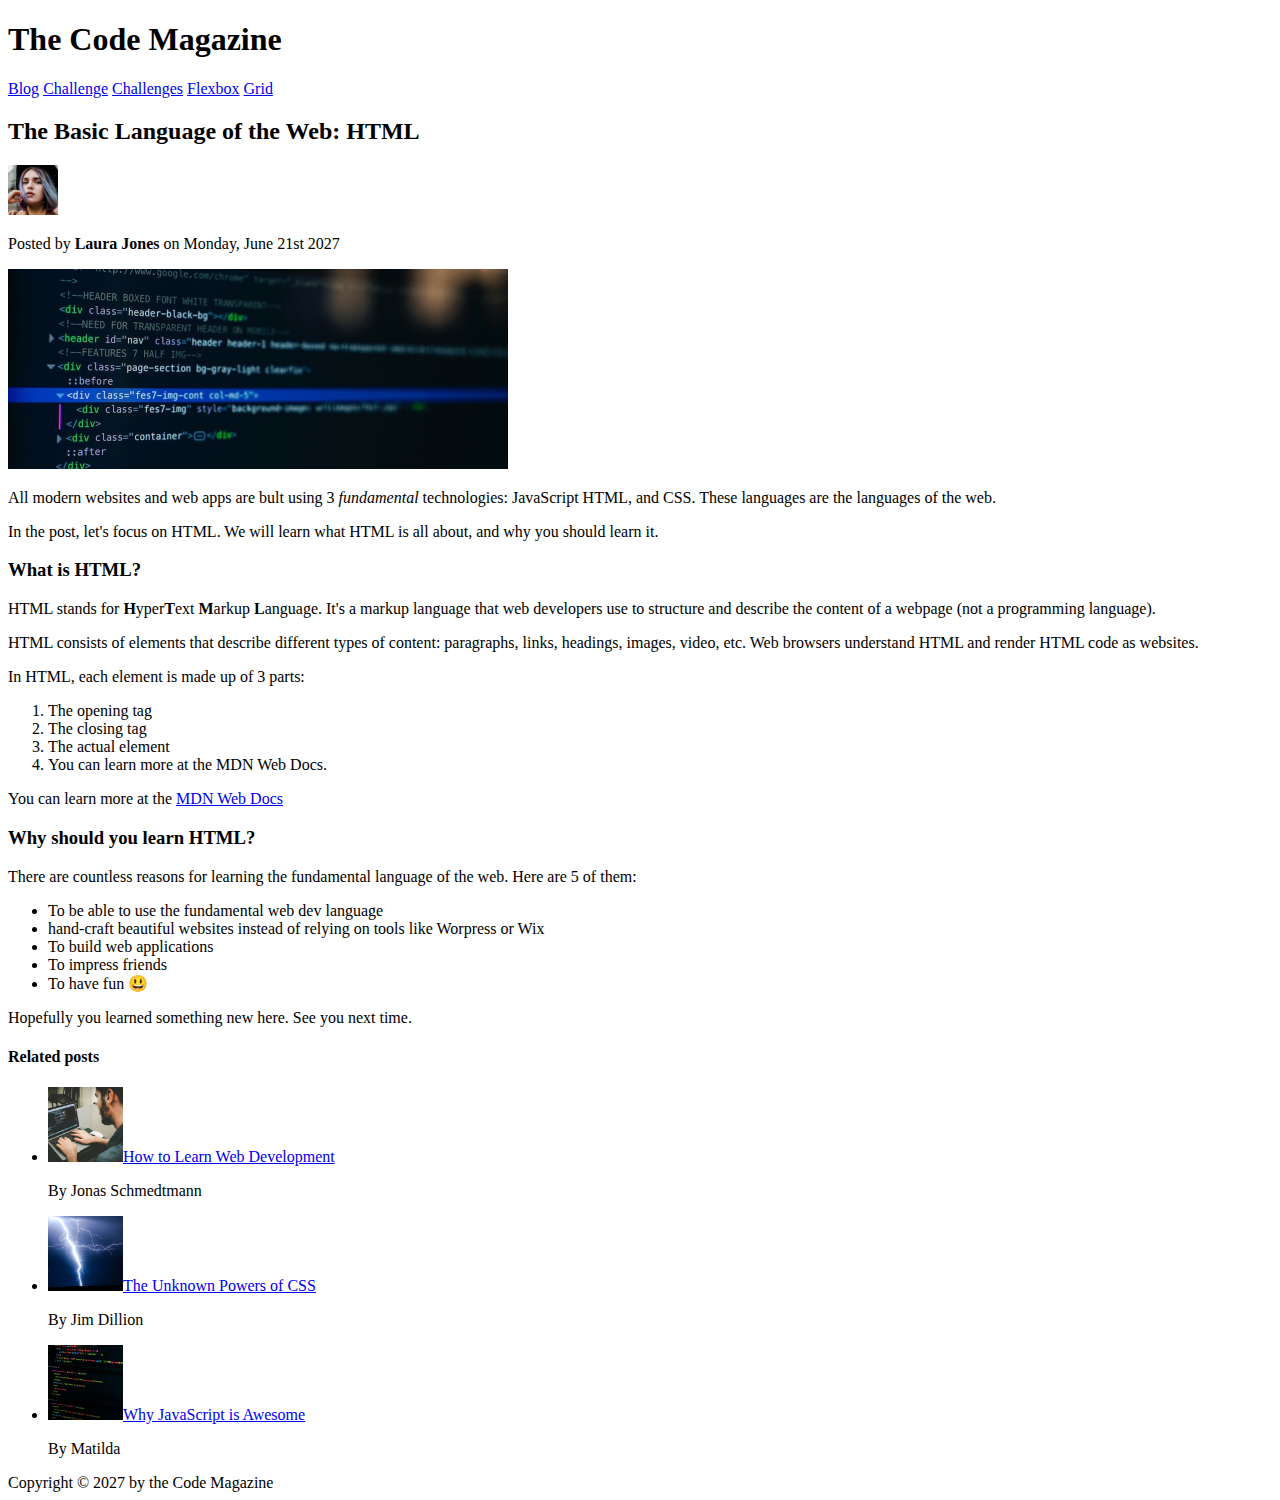
<file: 02-HTML-Fundamentals/index.html>
<!DOCTYPE html>
<html lang="en">
  <head>
    <meta charset="UTF-8" />
    <!--Meta charset: Meta/character set is UTF 8 which is all of the simple characters we use in the english language.-->
    <meta http-equiv="X-UA-Compatible" content="IE=edge" />
    <meta name="viewport" content="width=device-width, initial-scale=1.0" />
    <title>HTML&CSS Course</title>
  </head>
  <body>
    <header>
      <h1>The Code Magazine</h1>

      <nav>
        <a href="blog.html">Blog</a>
        <a href="challenge.html">Challenge</a>
        <a href="#">Challenges</a>
        <a href="#">Flexbox</a>
        <a href="#">Grid</a>
      </nav>
    </header>
    <article>
      <header>
        <h2>The Basic Language of the Web: HTML</h2>
        <img
          src="img/laura-jones.jpg"
          alt="headshot of Laura Jones"
          height="50"
          width="50"
        />
        <p>Posted by <strong>Laura Jones</strong> on Monday, June 21st 2027</p>
        <img
          src="img/post-img.jpg"
          alt="HTML code on a screen"
          width="500"
          height="200"
        />
      </header>
      <p>
        All modern websites and web apps are bult using 3
        <em>fundamental</em> technologies: JavaScript HTML, and CSS. These
        languages are the languages of the web.
      </p>
      <p>
        In the post, let's focus on HTML. We will learn what HTML is all about,
        and why you should learn it.
      </p>
      <h3>What is HTML?</h3>
      <p>
        HTML stands for <strong>H</strong>yper<strong>T</strong>ext
        <strong>M</strong>arkup <strong> L</strong>anguage. It's a markup
        language that web developers use to structure and describe the content
        of a webpage (not a programming language).
      </p>
      <p>
        HTML consists of elements that describe different types of content:
        paragraphs, links, headings, images, video, etc. Web browsers understand
        HTML and render HTML code as websites.
      </p>

      <p>In HTML, each element is made up of 3 parts:</p>

      <ol>
        <li>The opening tag</li>
        <li>The closing tag</li>
        <li>The actual element</li>
        <li>You can learn more at the MDN Web Docs.</li>
      </ol>
      <p>
        You can learn more at the
        <a
          href="https://developer.mozilla.org/en-US/docs/Web/HTML"
          target="_blank"
          >MDN Web Docs</a
        >
      </p>
      <h3>Why should you learn HTML?</h3>
      <p>
        There are countless reasons for learning the fundamental language of the
        web. Here are 5 of them:
      </p>
      <ul>
        <li>To be able to use the fundamental web dev language</li>
        <li>
          hand-craft beautiful websites instead of relying on tools like
          Worpress or Wix
        </li>
        <li>To build web applications</li>
        <li>To impress friends</li>
        <li>To have fun 😃</li>
      </ul>
      <p>Hopefully you learned something new here. See you next time.</p>
    </article>
    <aside>
      <h4>Related posts</h4>
      <ul>
        <li>
          <img
            src="img/related-1.jpg"
            alt="related image 1"
            height="75"
            width="75"
          /><a href="#">How to Learn Web Development</a>
        </li>
        <p>By Jonas Schmedtmann</p>
        <li>
          <img
            src="img/related-2.jpg"
            alt="related image 2"
            height="75"
            width="75"
          /><a href="#">The Unknown Powers of CSS</a>
        </li>
        <p>By Jim Dillion</p>
        <li>
          <img
            src="img/related-3.jpg"
            alt="related image 3"
            height="75"
            width="75"
          /><a href="#">Why JavaScript is Awesome</a>
        </li>
        <p>By Matilda</p>
      </ul>
    </aside>

    <footer>Copyright &copy; 2027 by the Code Magazine</footer>
  </body>
</html>
</file>
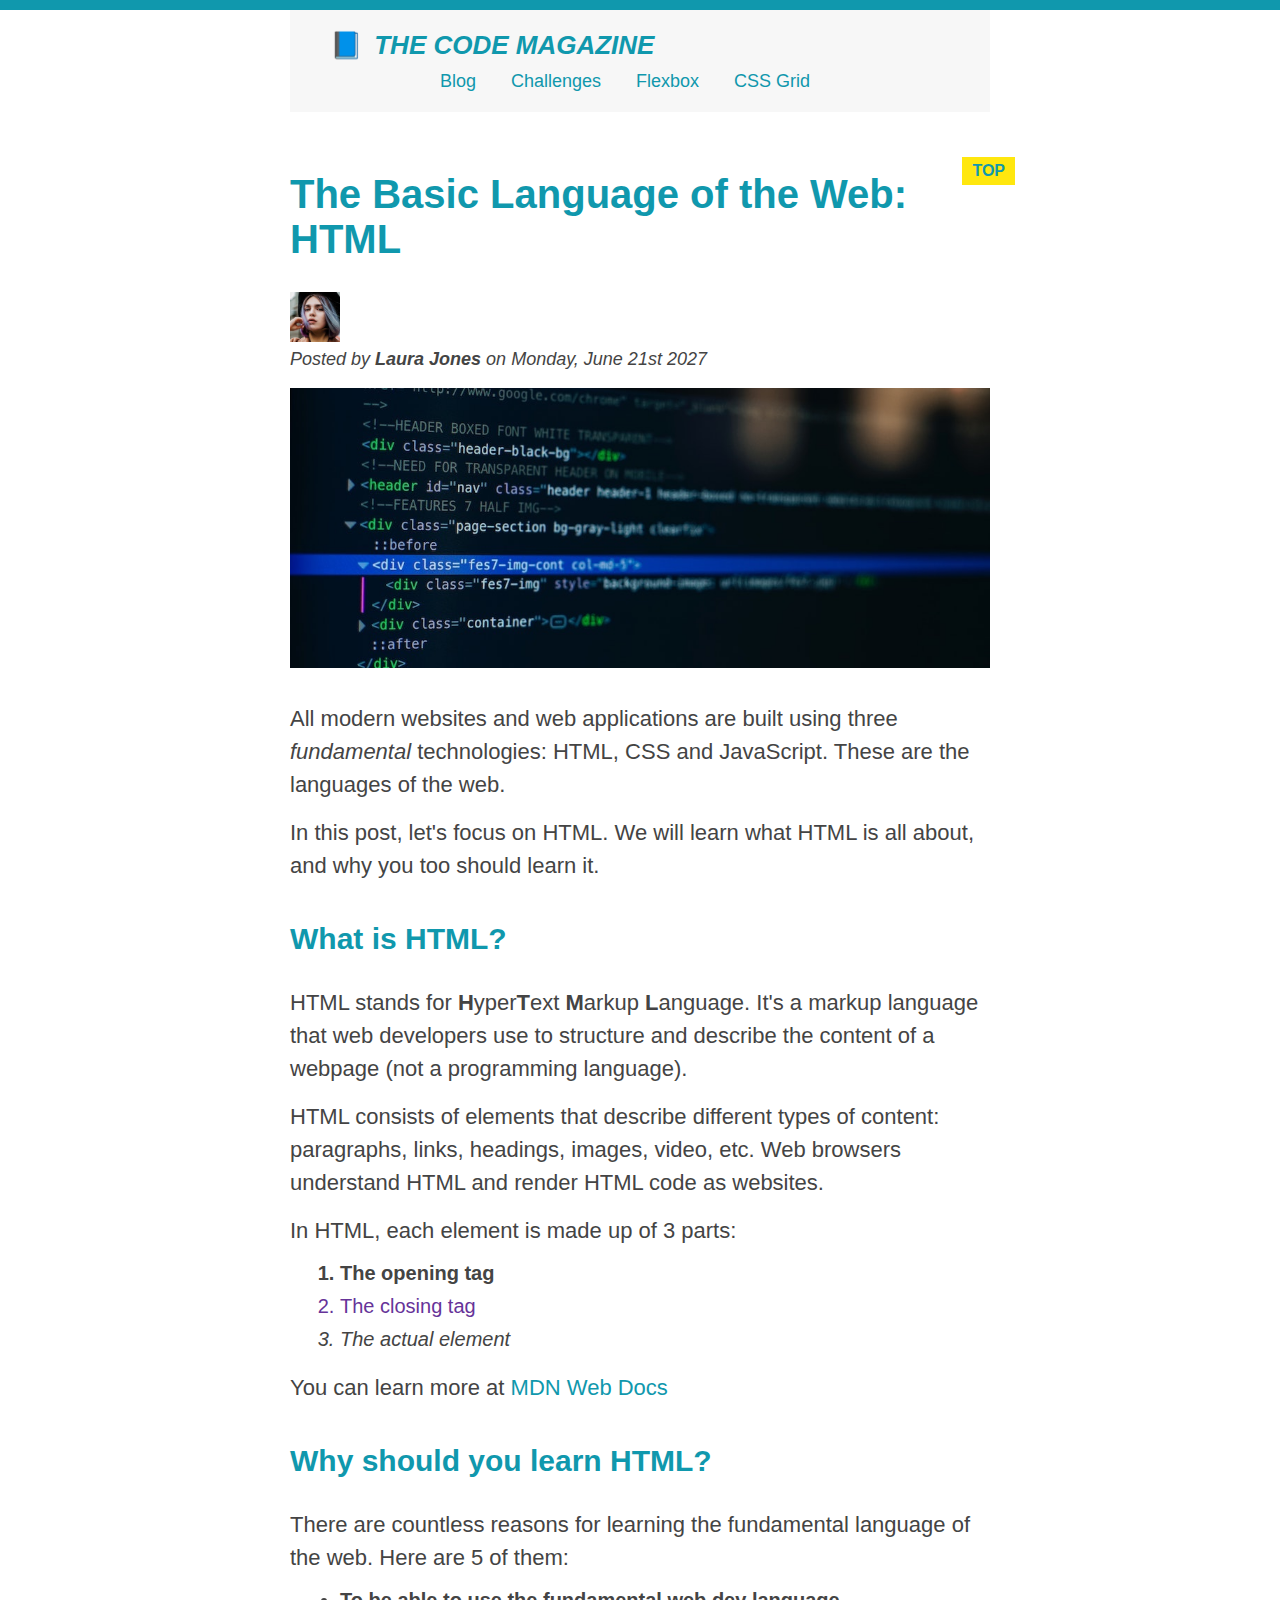
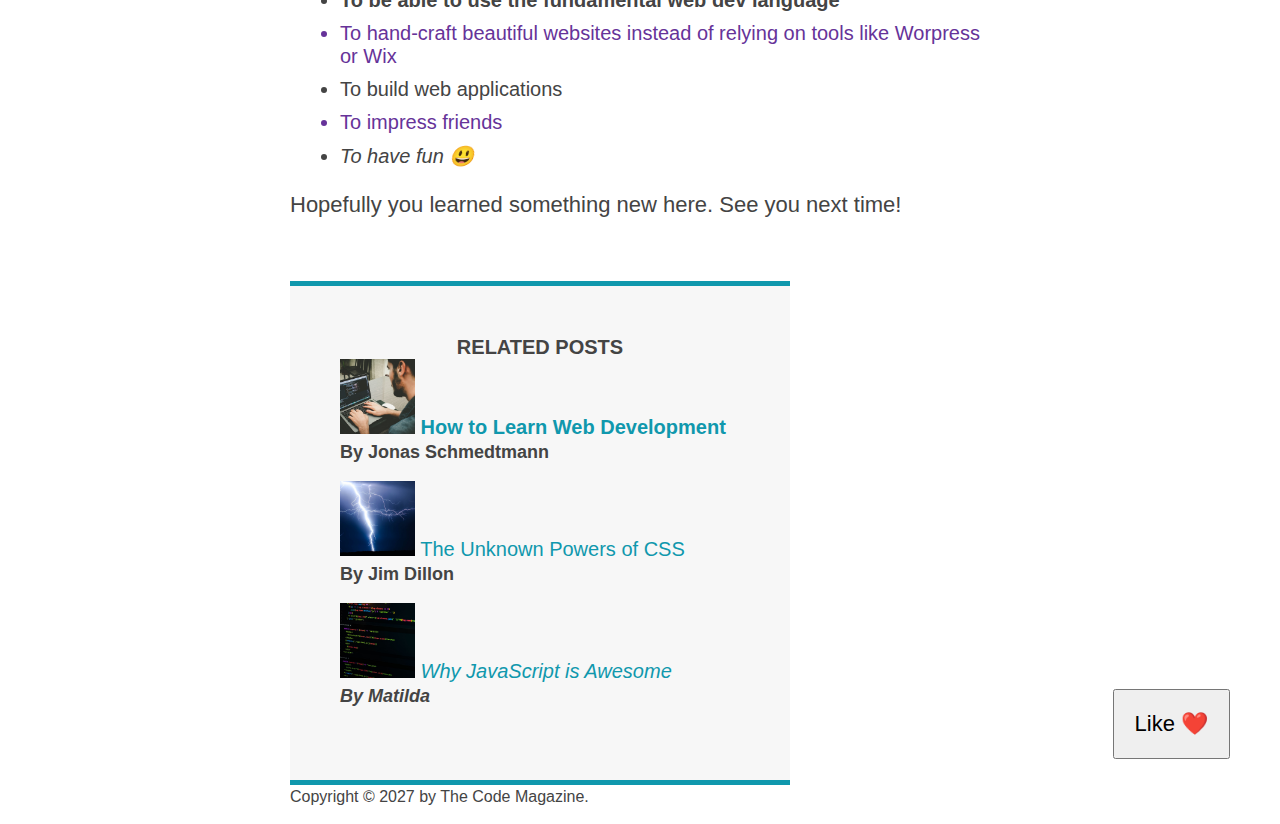
<file: 03-CSS-Fundamentals/index.html>
<!DOCTYPE html>
<html lang="en">
  <head>
    <meta charset="UTF-8" />
    <title>The Basic Language of the Web: HTML</title>
  </head>
  <link href="style.css" rel="stylesheet" />
  <body>
    <!--
    <h1>The Basic Language of the Web: HTML</h1>
    <h2>The Basic Language of the Web: HTML</h2>
    <h3>The Basic Language of the Web: HTML</h3>
    <h4>The Basic Language of the Web: HTML</h4>
    <h5>The Basic Language of the Web: HTML</h5>
    <h6>The Basic Language of the Web: HTML</h6>
    -->
    <div class="container">
      <header class="mainHeader">
        <h1>📘 The Code Magazine</h1>

        <nav>
          <a href="blog.html">Blog</a>
          <a href="#">Challenges</a>
          <a href="#">Flexbox</a>
          <a href="#">CSS Grid</a>
        </nav>
        <button>Like ❤️</button>
      </header>

      <article>
        <header class="postHeader">
          <h2>The Basic Language of the Web: HTML</h2>

          <img
            src="img/laura-jones.jpg"
            alt="Headshot of Laura Jones"
            height="50"
            width="50"
          />

          <p id="author">
            Posted by <strong>Laura Jones</strong> on Monday, June 21st 2027
          </p>

          <img
            class="post-img"
            src="img/post-img.jpg"
            alt="HTML code on a screen"
            width="500"
            height="200"
          />
        </header>

        <p>
          All modern websites and web applications are built using three
          <em>fundamental</em>
          technologies: HTML, CSS and JavaScript. These are the languages of the
          web.
        </p>

        <p>
          In this post, let's focus on HTML. We will learn what HTML is all
          about, and why you too should learn it.
        </p>

        <h3>What is HTML?</h3>
        <p>
          HTML stands for <strong>H</strong>yper<strong>T</strong>ext
          <strong>M</strong>arkup <strong>L</strong>anguage. It's a markup
          language that web developers use to structure and describe the content
          of a webpage (not a programming language).
        </p>
        <p>
          HTML consists of elements that describe different types of content:
          paragraphs, links, headings, images, video, etc. Web browsers
          understand HTML and render HTML code as websites.
        </p>
        <p>In HTML, each element is made up of 3 parts:</p>

        <ol>
          <li>The opening tag</li>
          <li>The closing tag</li>
          <li>The actual element</li>
        </ol>

        <p>
          You can learn more at
          <a
            href="https://developer.mozilla.org/en-US/docs/Web/HTML"
            target="_blank"
            >MDN Web Docs</a
          >
        </p>

        <h3>Why should you learn HTML?</h3>

        <p>
          There are countless reasons for learning the fundamental language of
          the web. Here are 5 of them:
        </p>

        <ul>
          <li>To be able to use the fundamental web dev language</li>
          <li>
            To hand-craft beautiful websites instead of relying on tools like
            Worpress or Wix
          </li>
          <li>To build web applications</li>
          <li>To impress friends</li>
          <li>To have fun 😃</li>
        </ul>

        <p>Hopefully you learned something new here. See you next time!</p>
      </article>

      <aside>
        <h4>Related posts</h4>

        <ul class="related">
          <li>
            <img
              src="img/related-1.jpg"
              alt="Person programming"
              width="75"
              width="75"
            />
            <a href="#">How to Learn Web Development</a>
            <p class="related-author">By Jonas Schmedtmann</p>
          </li>
          <li>
            <img
              src="img/related-2.jpg"
              alt="Lightning"
              width="75"
              heigth="75"
            />
            <a href="#">The Unknown Powers of CSS</a>
            <p class="related-author">By Jim Dillon</p>
          </li>
          <li>
            <img
              src="img/related-3.jpg"
              alt="JavaScript code on a screen"
              width="75"
              height="75"
            />
            <a href="#">Why JavaScript is Awesome</a>
            <p class="related-author">By Matilda</p>
          </li>
        </ul>
      </aside>

      <footer>
        <p id="copyright">Copyright &copy; 2027 by The Code Magazine.</p>
      </footer>
    </div>
  </body>
</html>
</file>
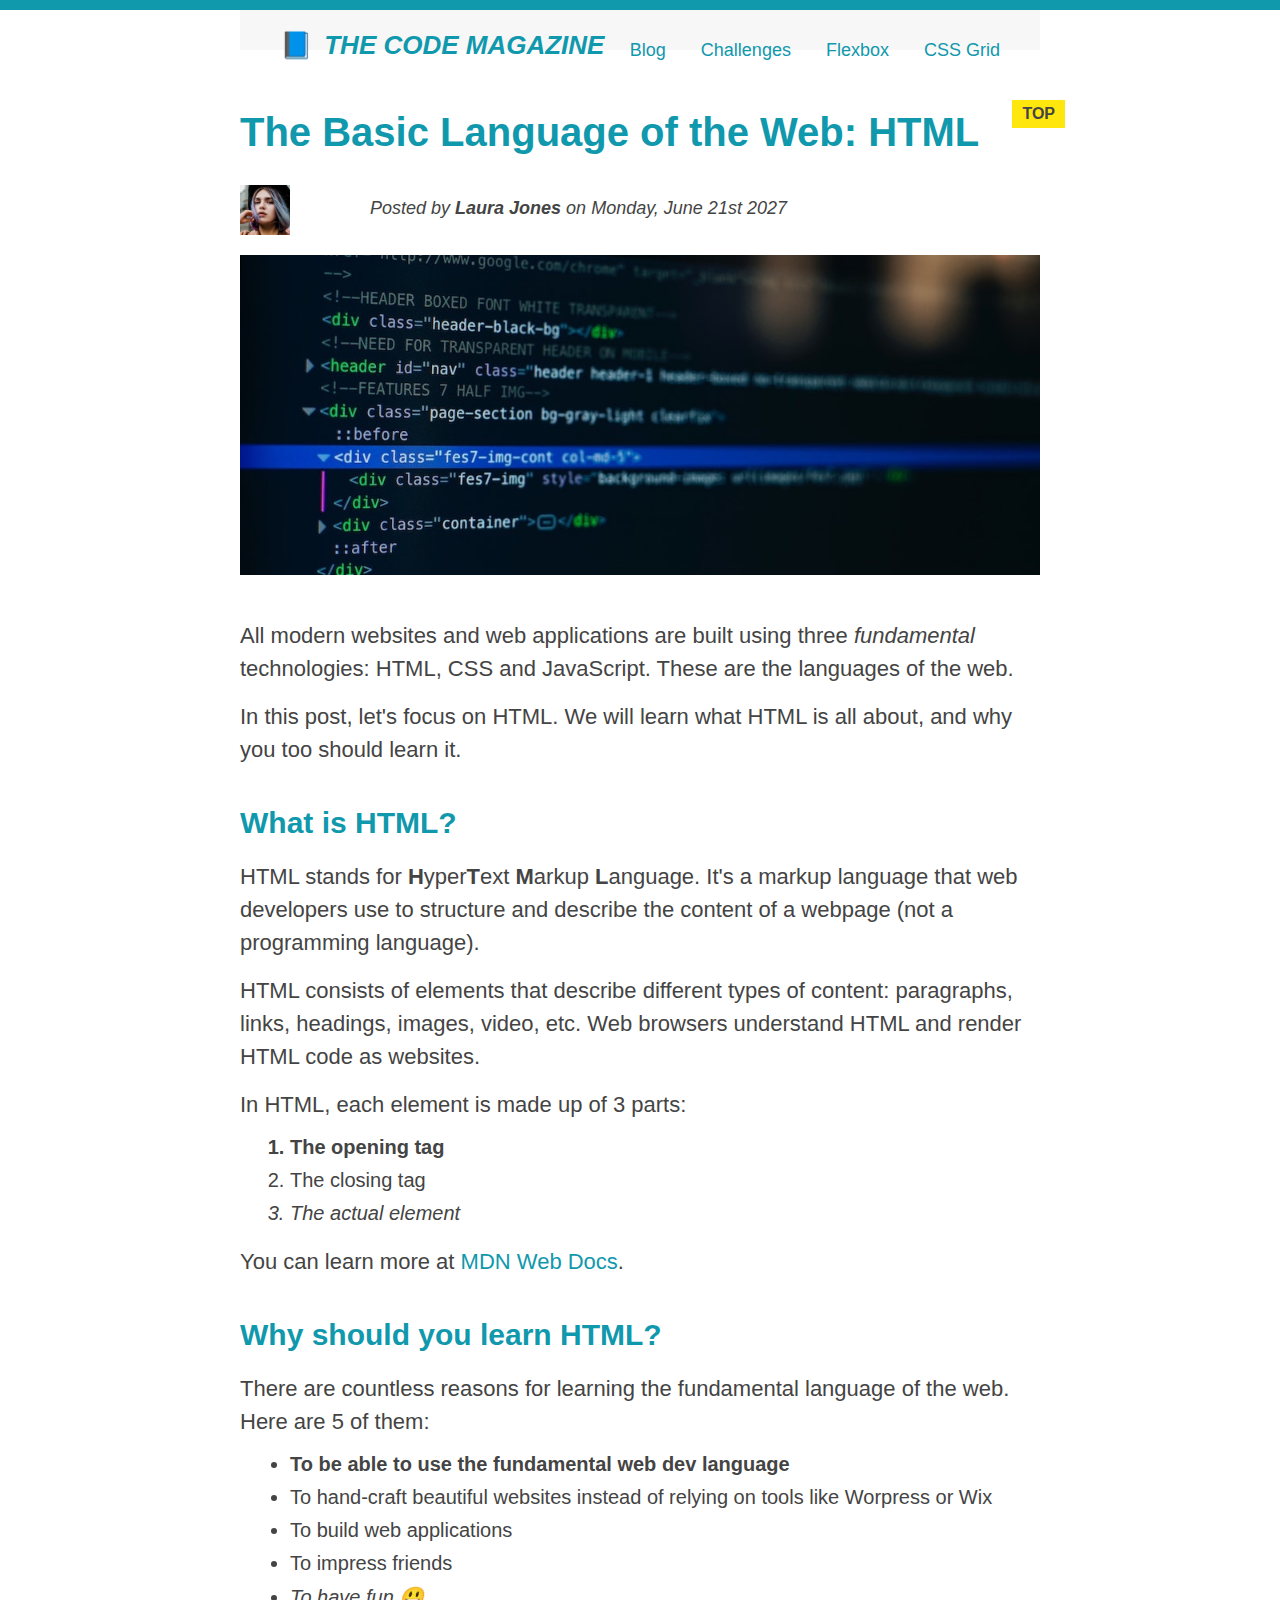
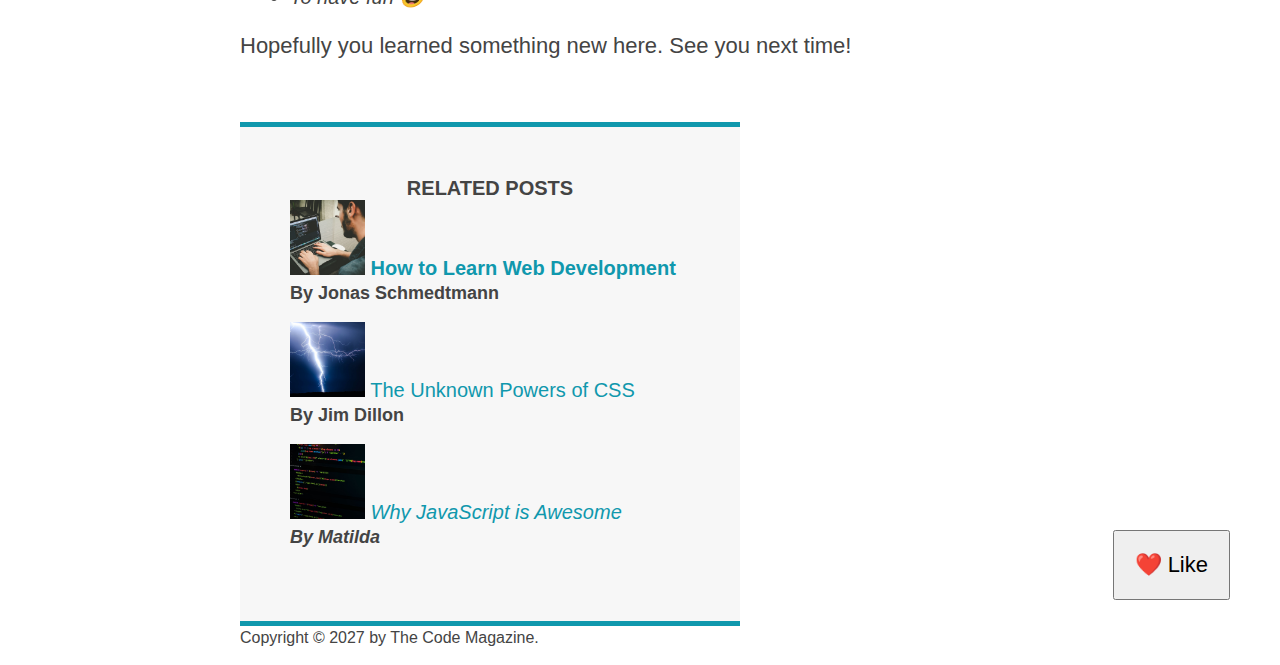
<file: 04-CSS-Layouts/index.html>
<!DOCTYPE html>
<html lang="en">
  <head>
    <meta charset="UTF-8" />
    <link href="style.css" rel="stylesheet" />

    <title>The Basic Language of the Web: HTML</title>
  </head>

  <body>
    <!--
    <h1>The Basic Language of the Web: HTML</h1>
    <h2>The Basic Language of the Web: HTML</h2>
    <h3>The Basic Language of the Web: HTML</h3>
    <h4>The Basic Language of the Web: HTML</h4>
    <h5>The Basic Language of the Web: HTML</h5>
    <h6>The Basic Language of the Web: HTML</h6>
    -->

    <div class="container">
      <header class="main-header">
        <h1>📘 The Code Magazine</h1>

        <nav>
          <!-- <strong>This is the navigation</strong> -->
          <a href="blog.html">Blog</a>
          <a href="#">Challenges</a>
          <a href="#">Flexbox</a>
          <a href="#">CSS Grid</a>
        </nav>
      </header>

      <article>
        <header class="post-header">
          <h2>The Basic Language of the Web: HTML</h2>

          <img
            src="img/laura-jones.jpg"
            alt="Headshot of Laura Jones"
            height="50"
            width="50"
            class="author-img"
          />

          <p id="author" class="author">
            Posted by <strong>Laura Jones</strong> on Monday, June 21st 2027
          </p>

          <img
            src="img/post-img.jpg"
            alt="HTML code on a screen"
            width="500"
            height="200"
            class="post-img"
          />
          <button>❤️ Like</button>
        </header>

        <p>
          All modern websites and web applications are built using three
          <em>fundamental</em>
          technologies: HTML, CSS and JavaScript. These are the languages of the
          web.
        </p>

        <p>
          In this post, let's focus on HTML. We will learn what HTML is all
          about, and why you too should learn it.
        </p>

        <h3>What is HTML?</h3>
        <p>
          HTML stands for <strong>H</strong>yper<strong>T</strong>ext
          <strong>M</strong>arkup <strong>L</strong>anguage. It's a markup
          language that web developers use to structure and describe the content
          of a webpage (not a programming language).
        </p>
        <p>
          HTML consists of elements that describe different types of content:
          paragraphs, links, headings, images, video, etc. Web browsers
          understand HTML and render HTML code as websites.
        </p>
        <p>In HTML, each element is made up of 3 parts:</p>

        <ol>
          <li class="first-li">The opening tag</li>
          <li>The closing tag</li>
          <li>The actual element</li>
        </ol>

        <p>
          You can learn more at
          <a
            href="https://developer.mozilla.org/en-US/docs/Web/HTML"
            target="_blank"
            >MDN Web Docs</a
          >.
        </p>

        <h3>Why should you learn HTML?</h3>

        <p>
          There are countless reasons for learning the fundamental language of
          the web. Here are 5 of them:
        </p>

        <ul>
          <li class="first-li">
            To be able to use the fundamental web dev language
          </li>
          <li>
            To hand-craft beautiful websites instead of relying on tools like
            Worpress or Wix
          </li>
          <li>To build web applications</li>
          <li>To impress friends</li>
          <li>To have fun 😃</li>
        </ul>

        <p>Hopefully you learned something new here. See you next time!</p>
      </article>

      <aside>
        <h4>Related posts</h4>

        <ul class="related">
          <li>
            <img
              src="img/related-1.jpg"
              alt="Person programming"
              width="75"
              height="75"
            />
            <a href="#">How to Learn Web Development</a>
            <p class="related-author">By Jonas Schmedtmann</p>
          </li>
          <li>
            <img
              src="img/related-2.jpg"
              alt="Lightning"
              width="75"
              height="75"
            />
            <a href="#">The Unknown Powers of CSS</a>
            <p class="related-author">By Jim Dillon</p>
          </li>
          <li>
            <img
              src="img/related-3.jpg"
              alt="JavaScript code on a screen"
              width="75"
              height="75"
            />
            <a href="#">Why JavaScript is Awesome</a>
            <p class="related-author">By Matilda</p>
          </li>
        </ul>
      </aside>

      <footer>
        <p id="copyright" class="copyright text">
          Copyright &copy; 2027 by The Code Magazine.
        </p>
      </footer>
    </div>
  </body>
</html>
</file>
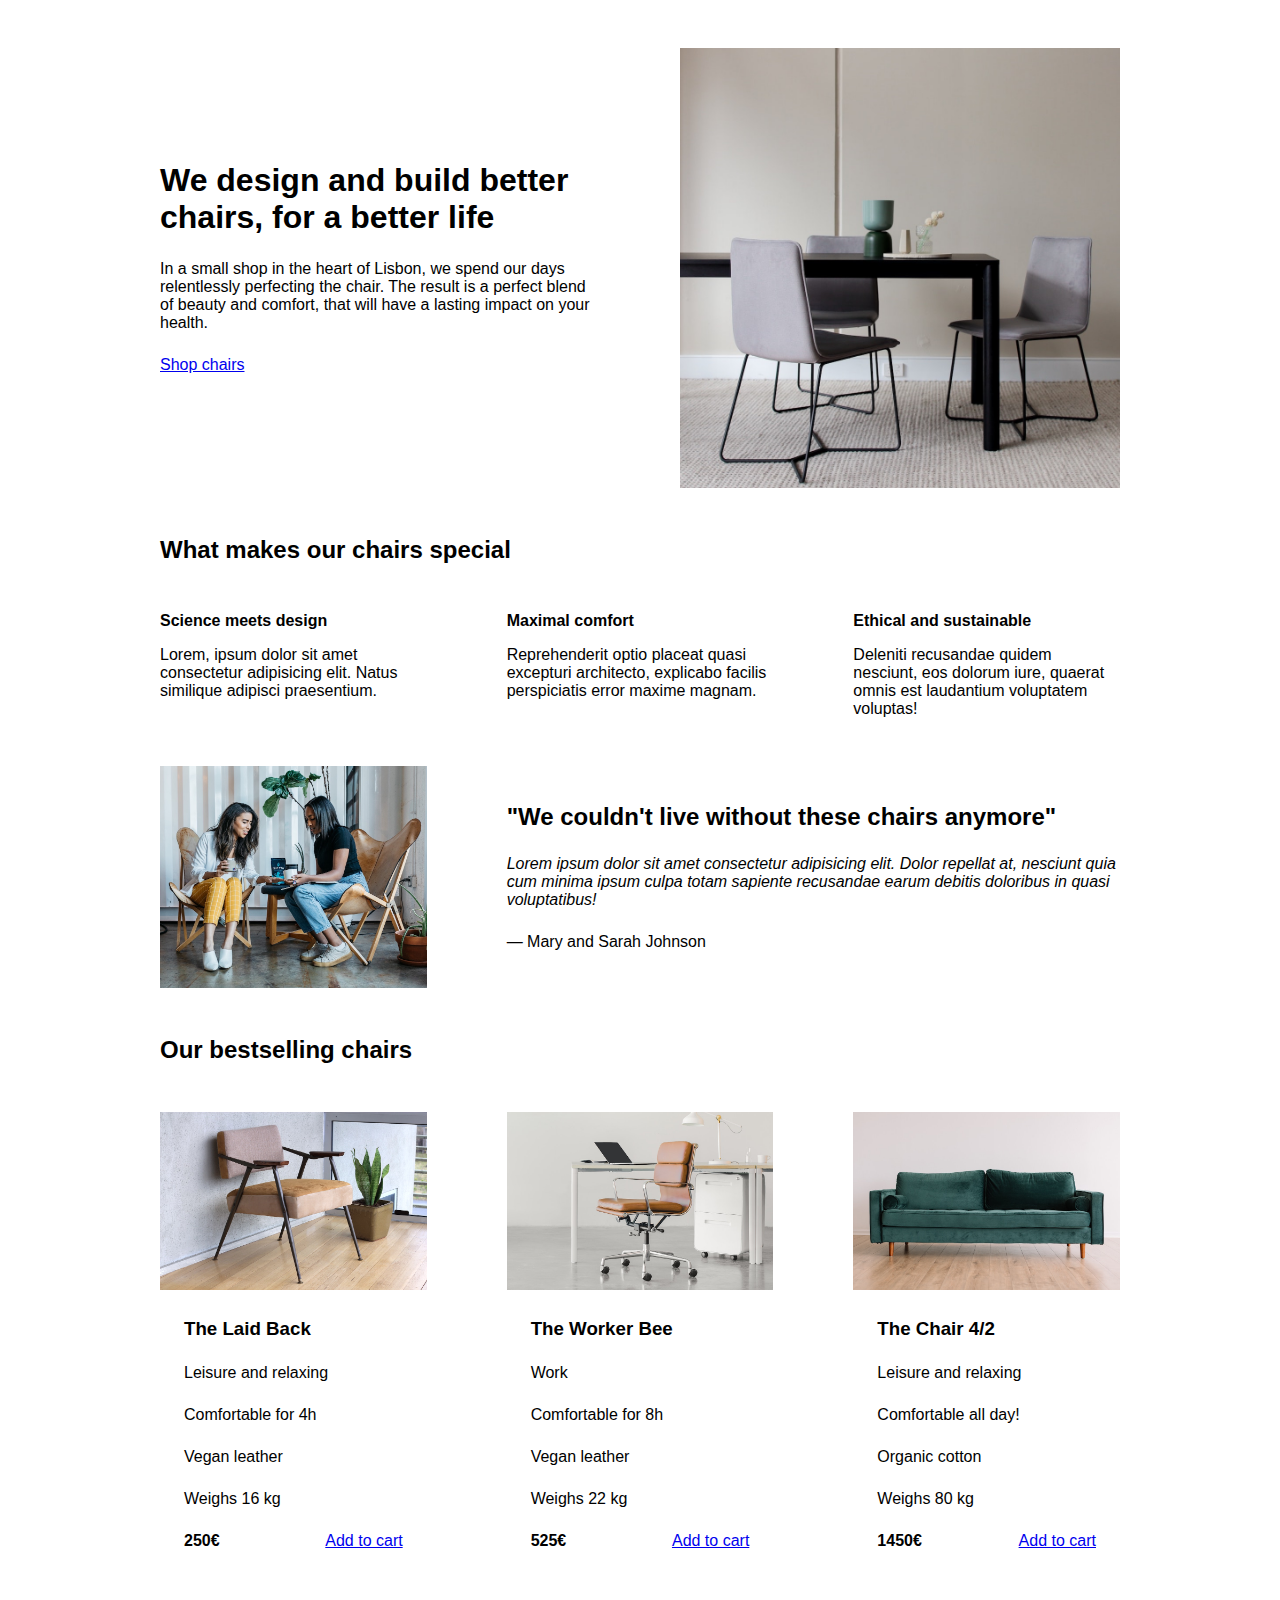
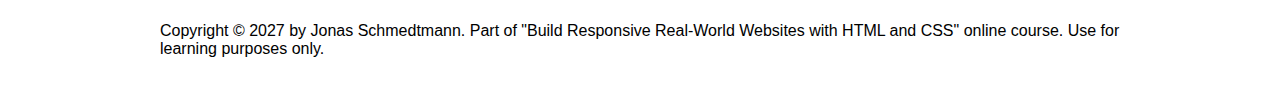
<file: 05-Design/index.html>
<!DOCTYPE html>
<html lang="en">
  <head>
    <meta charset="UTF-8" />
    <meta http-equiv="X-UA-Compatible" content="IE=edge" />
    <meta name="viewport" content="width=device-width, initial-scale=1.0" />

    <link rel="stylesheet" href="style.css" />
    <title>Lisbon Chair Shop</title>
  </head>
  <body>
    <div class="container">
      <header>
        <div class="header-text-box">
          <h1>We design and build better chairs, for a better life</h1>
          <p class="header-text">
            In a small shop in the heart of Lisbon, we spend our days
            relentlessly perfecting the chair. The result is a perfect blend of
            beauty and comfort, that will have a lasting impact on your health.
          </p>
          <a class="btn btn--big" href="#">Shop chairs</a>
        </div>
        <img src="hero.jpg" alt="Photo" />
      </header>

      <section>
        <h2>What makes our chairs special</h2>
        <div class="grid-3-cols">
          <div>
            <p class="features-title"><strong>Science meets design</strong></p>
            <p class="features-text">
              Lorem, ipsum dolor sit amet consectetur adipisicing elit. Natus
              similique adipisci praesentium.
            </p>
          </div>

          <div>
            <p class="features-title">
              <strong>Maximal comfort</strong>
            </p>
            <p class="features-text">
              Reprehenderit optio placeat quasi excepturi architecto, explicabo
              facilis perspiciatis error maxime magnam.
            </p>
          </div>

          <div>
            <p class="features-title">
              <strong>Ethical and sustainable</strong>
            </p>
            <p class="features-text">
              Deleniti recusandae quidem nesciunt, eos dolorum iure, quaerat
              omnis est laudantium voluptatem voluptas!
            </p>
          </div>
        </div>
      </section>

      <section class="testimonial-section">
        <div class="grid-3-cols">
          <img src="customers.jpg" alt="People sitting on chairs" />
          <div class="testimonial-box">
            <h2>"We couldn't live without these chairs anymore"</h2>
            <blockquote class="testimonial-text">
              Lorem ipsum dolor sit amet consectetur adipisicing elit. Dolor
              repellat at, nesciunt quia cum minima ipsum culpa totam sapiente
              recusandae earum debitis doloribus in quasi voluptatibus!
            </blockquote>
            <p class="testimonial-author">&mdash; Mary and Sarah Johnson</p>
          </div>
        </div>
      </section>

      <section>
        <h2>Our bestselling chairs</h2>
        <div class="grid-3-cols">
          <figure class="chair">
            <img src="chair-1.jpg" alt="Chair" />
            <div class="chair-box">
              <h3>The Laid Back</h3>
              <ul class="chair-details">
                <li>
                  <!-- Span is a generic INLINE text element, it doesn't have any meaning. It's like a div element, but inline -->
                  <span>Leisure and relaxing</span>
                </li>
                <li>
                  <span>Comfortable for 4h</span>
                </li>
                <li>
                  <span>Vegan leather</span>
                </li>
                <li>
                  <span>Weighs 16 kg</span>
                </li>
              </ul>
              <div class="chair-price">
                <strong>250€</strong>
                <a href="#" class="btn btn--small">Add to cart</a>
              </div>
            </div>
          </figure>

          <figure class="chair">
            <img src="chair-2.jpg" alt="Chair" />
            <div class="chair-box">
              <h3>The Worker Bee</h3>
              <ul class="chair-details">
                <li>
                  <span>Work</span>
                </li>
                <li>
                  <span>Comfortable for 8h</span>
                </li>
                <li>
                  <span>Vegan leather</span>
                </li>
                <li>
                  <span>Weighs 22 kg</span>
                </li>
              </ul>
              <div class="chair-price">
                <strong>525€</strong>
                <a href="#" class="btn btn--small">Add to cart</a>
              </div>
            </div>
          </figure>

          <figure class="chair">
            <img src="chair-3.jpg" alt="Chair" />
            <div class="chair-box">
              <h3>The Chair 4/2</h3>
              <ul class="chair-details">
                <li>
                  <span>Leisure and relaxing</span>
                </li>
                <li>
                  <span>Comfortable all day!</span>
                </li>
                <li>
                  <span>Organic cotton</span>
                </li>
                <li>
                  <span>Weighs 80 kg</span>
                </li>
              </ul>
              <div class="chair-price">
                <strong>1450€</strong>
                <a href="#" class="btn btn--small">Add to cart</a>
              </div>
            </div>
          </figure>
        </div>
      </section>

      <footer>
        Copyright &copy; 2027 by Jonas Schmedtmann. Part of "Build Responsive
        Real-World Websites with HTML and CSS" online course. Use for learning
        purposes only.
      </footer>
    </div>
  </body>
</html>
</file>
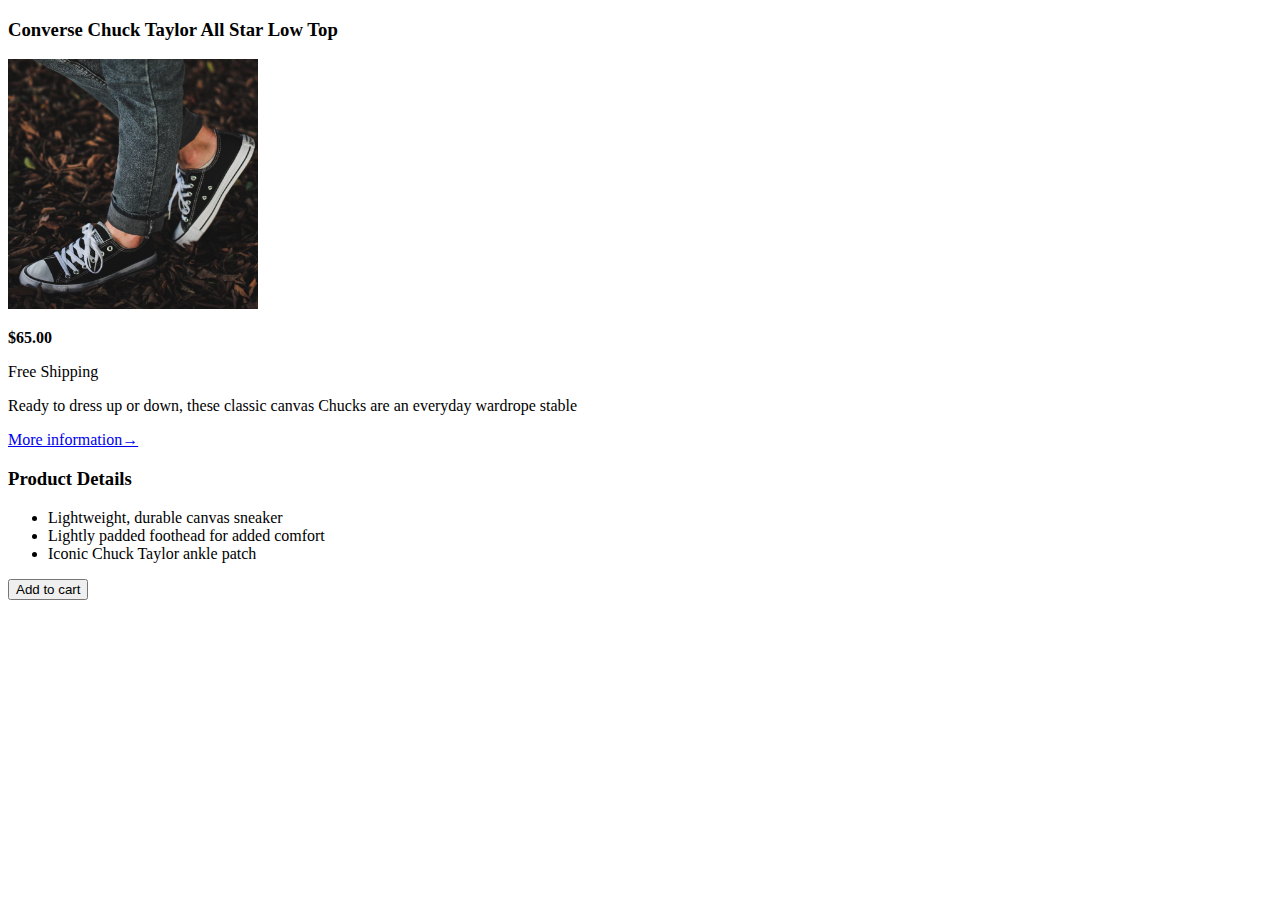
<file: 02-HTML-Fundamentals/challenge.html>
<!DOCTYPE html>
<html>
  <head>
    <meta charset="utf-8" />
    <meta http-equiv="X-UA-Compatible" content="IE=edge" />
    <title></title>
    <meta name="description" content="" />
    <meta name="viewport" content="width=device-width, initial-scale=1" />
  </head>
  <body>
    <article>
      <h3>Converse Chuck Taylor All Star Low Top</h3>
      <img src="img/challenges.jpg" height="250" width="250" />
      <p><strong>$65.00</strong></p>
      <p>Free Shipping</p>
      <p>
        Ready to dress up or down, these classic canvas Chucks are an everyday
        wardrope stable
      </p>
      <a href="#">More information&rarr;</a>

      <h3>Product Details</h3>
      <ul>
        <li>Lightweight, durable canvas sneaker</li>
        <li>Lightly padded foothead for added comfort</li>
        <li>Iconic Chuck Taylor ankle patch</li>
      </ul>
      <button>Add to cart</button>
    </article>
  </body>
</html>
</file>
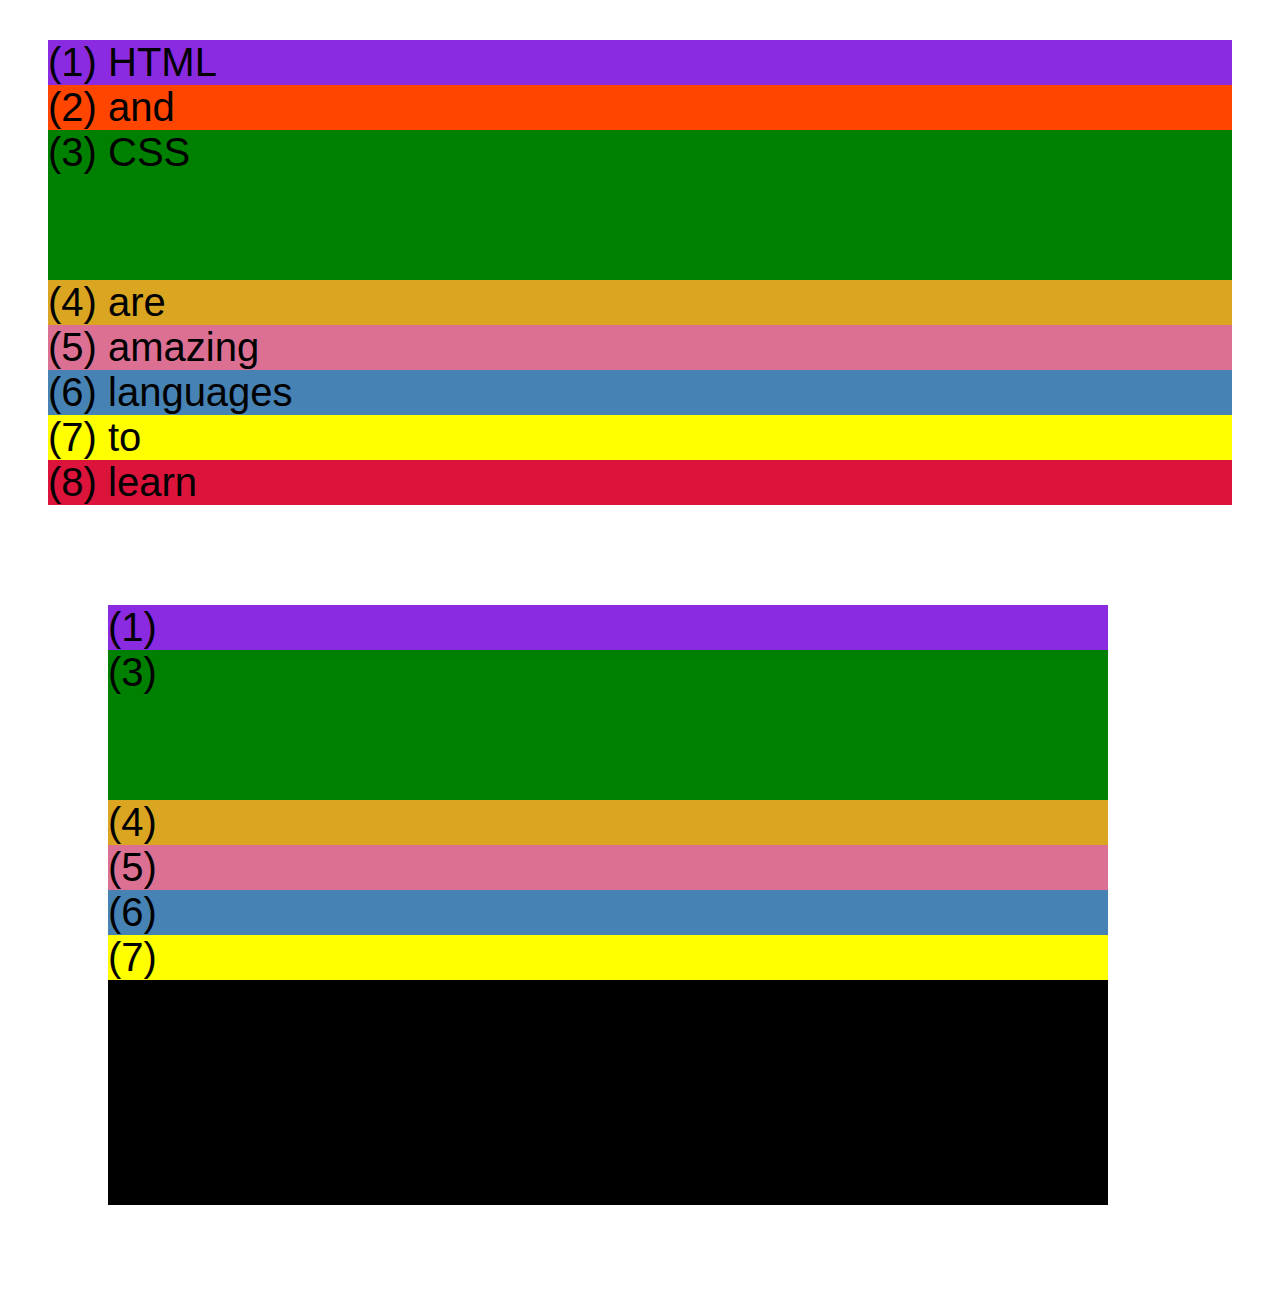
<file: 04-CSS-Layouts/css-grid.html>
<!DOCTYPE html>
<html lang="en">
  <head>
    <meta charset="UTF-8" />
    <meta http-equiv="X-UA-Compatible" content="IE=edge" />
    <meta name="viewport" content="width=device-width, initial-scale=1.0" />
    <title>CSS Grid</title>
    <style>
      .el--1 {
        background-color: blueviolet;
      }
      .el--2 {
        background-color: orangered;
      }
      .el--3 {
        background-color: green;
        height: 150px;
      }
      .el--4 {
        background-color: goldenrod;
      }
      .el--5 {
        background-color: palevioletred;
      }
      .el--6 {
        background-color: steelblue;
      }
      .el--7 {
        background-color: yellow;
      }
      .el--8 {
        background-color: crimson;
      }

      .container--1 {
        /* STARTER */
        font-family: sans-serif;
        background-color: #ddd;
        font-size: 40px;
        margin: 40px;

        /* CSS GRID */
      }

      .container--2 {
        /* STARTER */
        font-family: sans-serif;
        background-color: black;
        font-size: 40px;
        margin: 100px;

        width: 1000px;
        height: 600px;

        /* CSS GRID */
      }
    </style>
  </head>
  <body>
    <div class="container--1">
      <div class="el el--1">(1) HTML</div>
      <div class="el el--2">(2) and</div>
      <div class="el el--3">(3) CSS</div>
      <div class="el el--4">(4) are</div>
      <div class="el el--5">(5) amazing</div>
      <div class="el el--6">(6) languages</div>
      <div class="el el--7">(7) to</div>
      <div class="el el--8">(8) learn</div>
    </div>

    <div class="container--2">
      <div class="el el--1">(1)</div>
      <div class="el el--3">(3)</div>
      <div class="el el--4">(4)</div>
      <div class="el el--5">(5)</div>
      <div class="el el--6">(6)</div>
      <div class="el el--7">(7)</div>
    </div>
  </body>
</html>
</file>
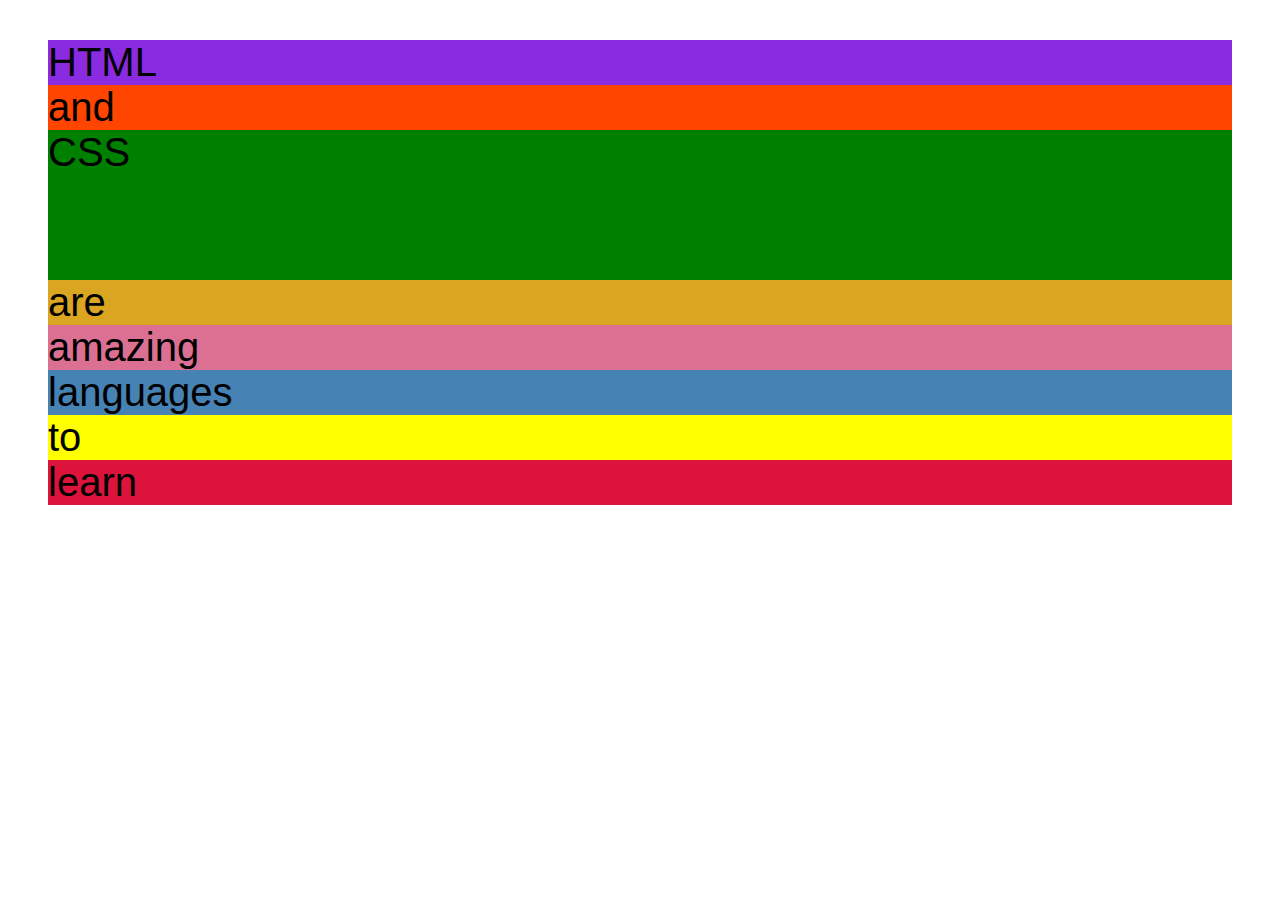
<file: 04-CSS-Layouts/flexbox.html>
<!DOCTYPE html>
<html lang="en">
  <head>
    <meta charset="UTF-8" />
    <meta http-equiv="X-UA-Compatible" content="IE=edge" />
    <meta name="viewport" content="width=device-width, initial-scale=1.0" />
    <title>Flexbox</title>
    <style>
      .el--1 {
        background-color: blueviolet;
      }
      .el--2 {
        background-color: orangered;
      }
      .el--3 {
        background-color: green;
        height: 150px;
      }
      .el--4 {
        background-color: goldenrod;
      }
      .el--5 {
        background-color: palevioletred;
      }
      .el--6 {
        background-color: steelblue;
      }
      .el--7 {
        background-color: yellow;
      }
      .el--8 {
        background-color: crimson;
      }

      .container {
        /* STARTER */
        font-family: sans-serif;
        background-color: #ddd;
        font-size: 40px;
        margin: 40px;

        /* FLEXBOX */
      }
    </style>
  </head>
  <body>
    <div class="container">
      <div class="el el--1">HTML</div>
      <div class="el el--2">and</div>
      <div class="el el--3">CSS</div>
      <div class="el el--4">are</div>
      <div class="el el--5">amazing</div>
      <div class="el el--6">languages</div>
      <div class="el el--7">to</div>
      <div class="el el--8">learn</div>
    </div>
  </body>
</html>
</file>
<file: 04-CSS-Layouts/style.css>
* {
  /* border-top: 10px solid #1098ad; */
  margin: 0;
  padding: 0;
}

/* PAGE SECTIONS */
body {
  color: #444;
  font-family: sans-serif;

  border-top: 10px solid #1098ad;
  position: relative;
}

.container {
  width: 800px;
  /* margin-left: auto;
  margin-right: auto; */
  margin: 0 auto;
}

.main-header {
  background-color: #f7f7f7;
  /* padding: 20px;
  padding-left: 40px;
  padding-right: 40px; */
  padding: 20px 40px;
  margin-bottom: 60px;
  /* height: 80px; */
}

nav {
  font-size: 18px;
  /* text-align: center; */
}

article {
  margin-bottom: 60px;
}

.post-header {
  margin-bottom: 40px;
  /* position: relative; */
}

aside {
  background-color: #f7f7f7;
  border-top: 5px solid #1098ad;
  border-bottom: 5px solid #1098ad;
  /* padding-top: 50px;
  padding-bottom: 50px; */
  padding: 50px 0;
  width: 500px;
}

/* SMALLER ELEMENTS */
h1,
h2,
h3 {
  color: #1098ad;
}

h1 {
  font-size: 26px;
  text-transform: uppercase;
  font-style: italic;
}

h2 {
  font-size: 40px;
  margin-bottom: 30px;
}

h3 {
  font-size: 30px;
  margin-bottom: 20px;
  margin-top: 40px;
}

h4 {
  font-size: 20px;
  text-transform: uppercase;
  text-align: center;
}

p {
  font-size: 22px;
  line-height: 1.5;
  margin-bottom: 15px;
}

ul,
ol {
  margin-left: 50px;
  margin-bottom: 20px;
}

li {
  font-size: 20px;
  margin-bottom: 10px;
  /* display: inline; */
}

li:last-child {
  margin-bottom: 0;
}

/* footer p {
  font-size: 16px;
} */

/* article header p {
  font-style: italic;
} */

#author {
  font-style: italic;
  font-size: 18px;
}

#copyright {
  font-size: 16px;
}

.related-author {
  font-size: 18px;
  font-weight: bold;
}

/* ul {
  list-style: none;
} */

.related {
  list-style: none;
}

body {
  /* background-color: orangered; */
}

/* .first-li {
  font-weight: bold;
} */

li:first-child {
  font-weight: bold;
}

li:last-child {
  font-style: italic;
}

li:nth-child(even) {
  /* color: red; */
}

/* Misconception: this won't work! */
article p:first-child {
  color: red;
}

/* Styling links */
a:link {
  color: #1098ad;
  text-decoration: none;
}

a:visited {
  /* color: #777; */
  color: #1098ad;
}

a:hover {
  color: orangered;
  font-weight: bold;
  text-decoration: underline orangered;
}

a:active {
  background-color: black;
  font-style: italic;
}
/* LVHA */

.post-img {
  width: 100%;
  height: auto;
}

nav a:link {
  /* background-color: orangered;
  margin: 20px;
  padding: 20px;

  display: block; */

  margin-right: 30px;
  margin-top: 10px;
  display: inline-block;
}

nav a:link:last-child {
  margin-right: 0;
}

button {
  font-size: 22px;
  padding: 20px;
  cursor: pointer;

  position: absolute;
  /* top: 50px;
  left: 50px; */
  bottom: 50px;
  right: 50px;
}

h1::first-letter {
  font-style: normal;
  margin-right: 5px;
}

h3 + p::first-line {
  /* color: red; */
}

h2 {
  /* background-color: orange; */
  position: relative;
}

h2::before {
  content: "TOP";
  background-color: #ffe70e;
  color: #444;
  font-size: 16px;
  font-weight: bold;
  display: inline-block;
  padding: 5px 10px;
  position: absolute;
  top: -10px;
  right: -25px;
}

/* Resolving conflicts */
/* #copyright {
  color: red;
}

.copyright {
  color: blue;
}

.text {
  color: yellow;
}

footer p {
  color: green !important;
} */

/* nav a:link,
nav p {
  font-size: 18px;
} */

/* Floats */
.author-img {
  float: left;
  margin-bottom: 20px;
}
.author {
  padding-left: 80px;
  margin-top: 10px;
  float: left;
}

h1 {
  float: left;
}
nav {
  float: right;
}
</file>
<file: 05-Design/style.css>
/*
SPACING SYSTEM (px)
2 / 4 / 8 / 12 / 16 / 24 / 32 / 48 / 64 / 80 / 96 / 128

FONT SIZE SYSTEM (px)
10 / 12 / 14 / 16 / 18 / 20 / 24 / 30 / 36 / 44 / 52 / 62 / 74 / 86 / 98
*/

* {
  margin: 0;
  padding: 0;
  box-sizing: border-box;
}

/* ------------------------ */
/* GENERAL STYLES */
/* ------------------------ */
body {
  font-family: sans-serif;
}

.container {
  width: 960px;
  margin: 0 auto;
}

header,
section {
  margin-bottom: 48px;
}

h2 {
  margin-bottom: 48px;
}

.grid-3-cols {
  display: grid;
  grid-template-columns: repeat(3, 1fr);
  column-gap: 80px;
}

/* ------------------------ */
/* COMPONENT STYLES */
/* ------------------------ */

/* HEADER */
header {
  display: grid;
  grid-template-columns: repeat(2, 1fr);
  column-gap: 80px;
  margin-top: 48px;
}

.header-text-box {
  align-self: center;
}

h1 {
  margin-bottom: 24px;
}

.header-text {
  margin-bottom: 24px;
}

img {
  width: 100%;
}

/* FEATURES */
.features-icon {
}

.features-title {
  margin-bottom: 16px;
}

.features-text {
}

/* TESTIMONIAL */
.testimonial-section {
}

.testimonial-box {
  grid-column: 2 / -1;
  align-self: center;
}

.testimonial-box h2 {
  margin-bottom: 24px;
}

.testimonial-text {
  font-style: italic;
  margin-bottom: 24px;
}

/* CHAIRS */
.chair-box {
  padding: 24px;
}

h3 {
  margin-bottom: 24px;
}

.chair-details {
  list-style: none;
  margin-bottom: 24px;
}

.chair-details li {
  display: flex;
  align-items: center;
  gap: 12px;
  margin-bottom: 24px;
}

.chair-details li:last-child {
  margin-bottom: 0;
}

.chair-icon {
}

.chair-price {
  display: flex;
  justify-content: space-between;
}

footer {
  margin-bottom: 48px;
}
</file>
<file: 03-CSS-Fundamentals/style.css>
/* This is a global reset which is common when starting new projects to custom style each element */
* {
  margin: 0;
  padding: 0;
}

h1,
h2,
h3,
h4,
p,
li {
  font-family: sans-serif;
  color: #444;
}
/* Page Section */
body {
  color: #444;
  font-family: sans-serif;
  border-top: 10px solid #1098ad;
  position: relative;
}
.container {
  width: 700px;
  margin-left: auto;
  margin-right: auto;
  margin: 0 auto;
}
.mainHeader {
  background-color: #f7f7f7;
  /* padding: 20px;
  padding-left: 40px;
  padding-right: 40px; */
  /* This is shorthand, the first is padding on the top and bottom and the second is the padding for the left and right */
  padding: 20px 40px;
  margin-bottom: 60px;
  /* height: 80px; */
}

nav {
  font-size: 18px;
  text-align: center;
}

article {
  margin-bottom: 60px;
}

.postHeader {
  margin-bottom: 30px;
}

aside {
  background-color: #f7f7f7;
  border-top: 5px solid #1098ad;
  border-bottom: 5px solid #1098ad;
  padding: 50px 0;
  width: 500px;
  /* Smaller elements */
}
h1,
h2,
h3 {
  color: #1098ad;
}

h1 {
  font-size: 26px;
  text-transform: uppercase;
  font-style: italic;
}

h2 {
  font-size: 40px;
  margin-bottom: 30px;
}

h3 {
  font-size: 30px;
  margin-bottom: 30px;
  margin-top: 40px;
}
h4 {
  font-size: 20px;
  text-transform: uppercase;
  text-align: center;
}
p {
  font-size: 22px;
  line-height: 1.5;
  margin-bottom: 15px;
}

ol,
ul {
  margin-left: 50px;
  margin-bottom: 20px;
}

li {
  font-size: 20px;
  margin-bottom: 10px;
}

li:last-child {
  margin-bottom: 0;
}

/*This is a decendant selector. Will select all the p tags in the footer element */
/* footer p {
  font-size: 16px;
 } */
/* Nested decendant selector, the p tag inside of the header, inside of the article
article header p {
  font-style: italic;
} */

#author {
  font-style: italic;
  font-size: 18px;
}

#copyright {
  font-size: 16px;
}

.related-author {
  font-size: 18px;
  font-weight: bold;
}

.related {
  list-style: none;
}
/* Psuedo-classes. Will select the first child elements in the li tags */
li:first-child {
  font-weight: bold;
}

li:last-child {
  font-style: italic;
}
/* Will color all of the odd elements in the li tags */
li:nth-child(even) {
  color: rebeccapurple;
}

/* Styling Links */
a:visited,
a:link {
  color: #1098ad;
  text-decoration: none;
}
/* When you hover over something */
a:hover {
  color: orangered;
  font-weight: bold;
  text-decoration: underline orangered;
}
/* When you the click is active on the link */
a:active {
  background-color: black;
  font-style: italic;
}

.post-img {
  width: 100%;
  height: auto;
}
/* Changes inline element to block elements */
nav a:link {
  margin-right: 30px;
  margin-top: 10px;
  display: inline-block;
}

button {
  font-size: 22px;
  padding: 20px;
  cursor: pointer;

  /* To have the button in the bottom right corner we set the body to position: relative and in the button element we 
  set the position to absolute and the bottom and right to 50px....this will be relative to the body and not the viewport. */
  position: absolute;
  bottom: 50px;
  right: 50px;
}

h1::first-letter {
  font-style: normal;
  margin-right: 5px;
}
h2 {
  position: relative;
}

h2::after {
  content: "TOP";
  background-color: #ffe70e;
  font-weight: bold;
  font-size: 16px;
  display: inline-block;
  padding-top: 5px;
  padding: 5px 10px;
  position: absolute;
  top: -15px;
  right: -25px;
}
</file>
